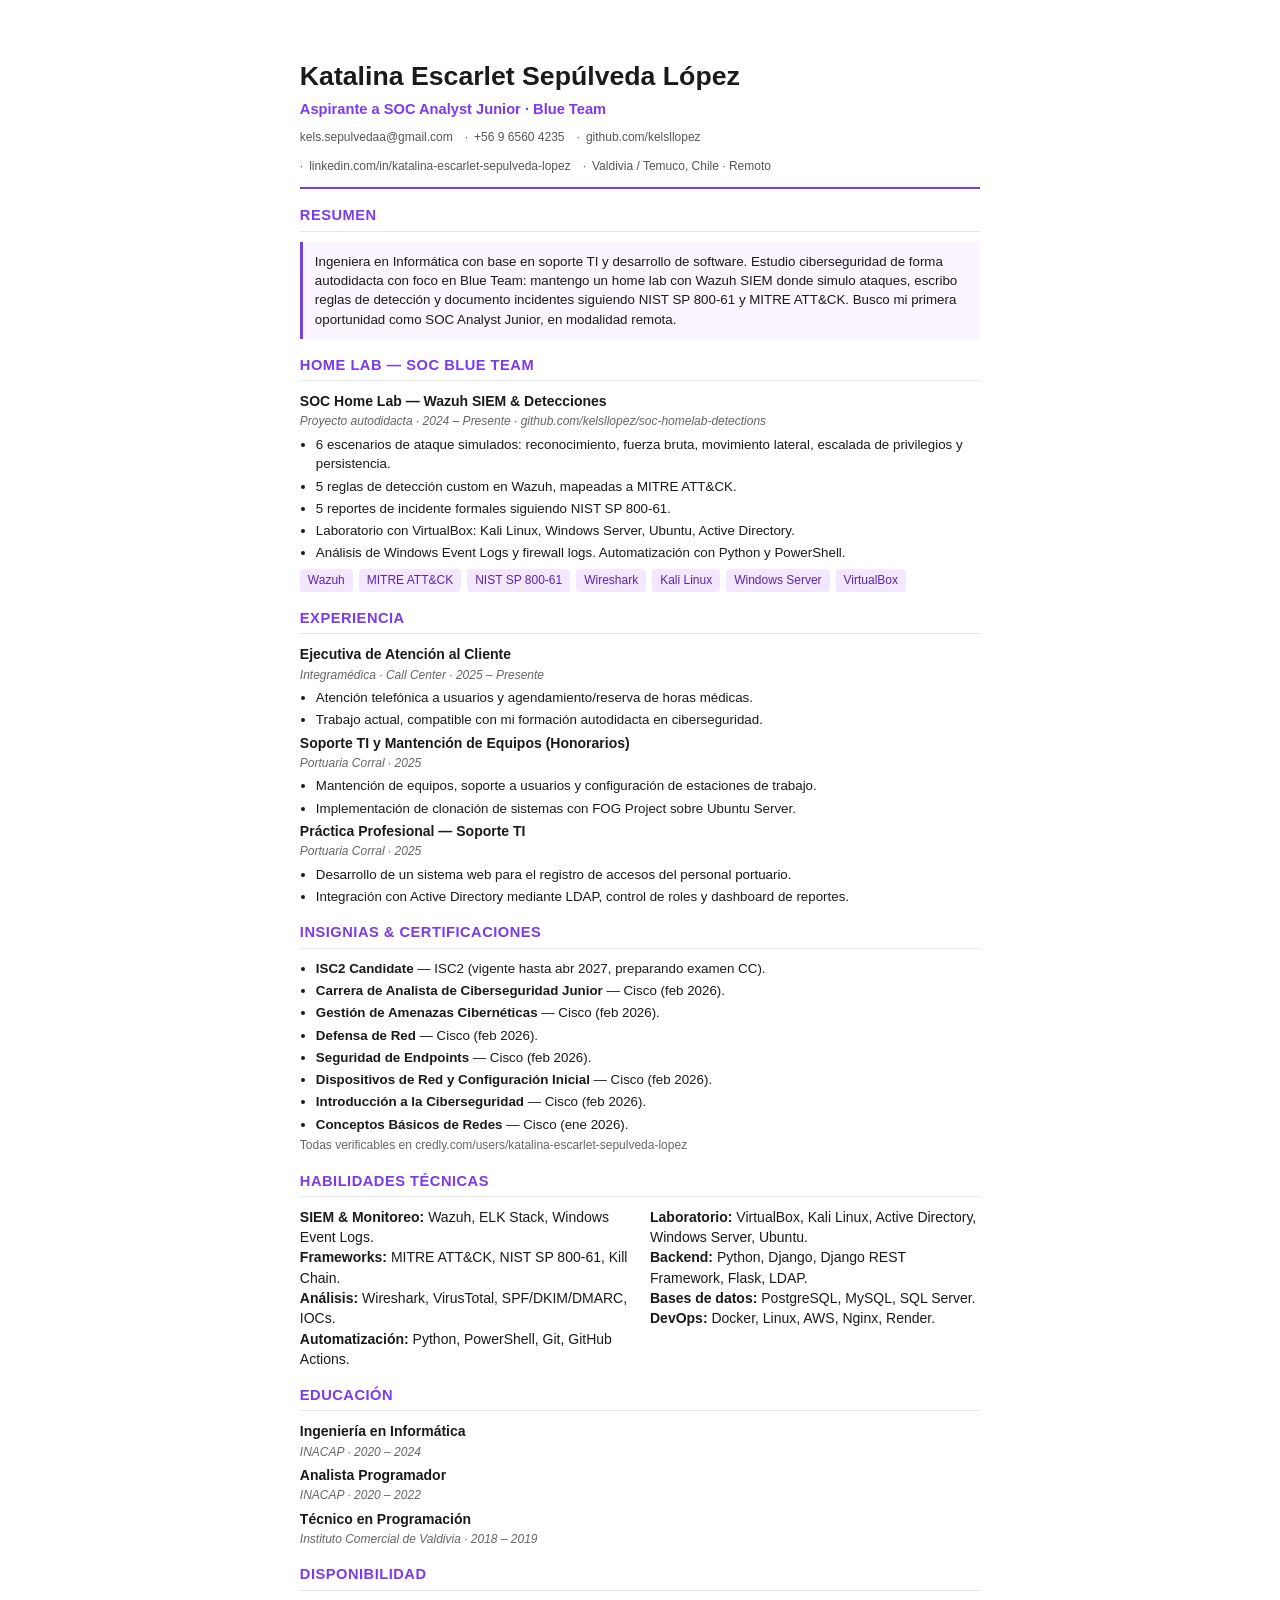
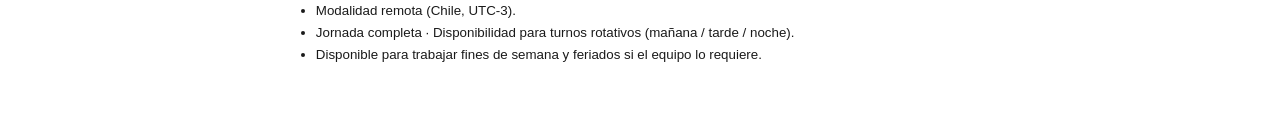
<file: cv.html>
<!DOCTYPE html>
<html lang="es">
<head>
    <meta charset="UTF-8">
    <title>CV — Katalina Sepúlveda López</title>
    <style>
        @page { size: A4; margin: 12mm; }
        * { box-sizing: border-box; margin: 0; padding: 0; }
        body {
            font-family: 'Helvetica', 'Arial', sans-serif;
            color: #1a1a1a;
            line-height: 1.45;
            font-size: 10.5pt;
            max-width: 210mm;
            margin: 0 auto;
            padding: 15mm;
            background: #fff;
        }
        header {
            border-bottom: 2px solid #7c3aed;
            padding-bottom: 12px;
            margin-bottom: 16px;
        }
        h1 {
            font-size: 20pt;
            color: #1a1a1a;
            margin-bottom: 4px;
        }
        .subtitle {
            font-size: 11pt;
            color: #7c3aed;
            font-weight: 600;
            margin-bottom: 8px;
        }
        .contact {
            font-size: 9pt;
            color: #555;
            display: flex;
            flex-wrap: wrap;
            gap: 12px;
        }
        .contact span::before { content: '·'; margin-right: 6px; color: #7c3aed; }
        .contact span:first-child::before { content: ''; margin: 0; }
        h2 {
            font-size: 11pt;
            color: #7c3aed;
            text-transform: uppercase;
            letter-spacing: 0.5px;
            border-bottom: 1px solid #e5e7eb;
            padding-bottom: 4px;
            margin: 16px 0 10px;
        }
        h3 { font-size: 10.5pt; margin-bottom: 2px; }
        .meta {
            font-size: 9pt;
            color: #666;
            margin-bottom: 4px;
            font-style: italic;
        }
        ul { margin-left: 16px; margin-top: 4px; }
        li { margin-bottom: 3px; font-size: 10pt; }
        .two-col {
            display: grid;
            grid-template-columns: 1fr 1fr;
            gap: 6px 20px;
        }
        .summary {
            background: #faf5ff;
            border-left: 3px solid #7c3aed;
            padding: 10px 12px;
            font-size: 10pt;
            margin-bottom: 8px;
        }
        .stats {
            display: flex;
            flex-wrap: wrap;
            gap: 6px;
            margin-top: 6px;
        }
        .stat {
            background: #f3e8ff;
            color: #5b21b6;
            padding: 3px 8px;
            border-radius: 4px;
            font-size: 9pt;
        }
        strong { color: #1a1a1a; }
        .small { font-size: 9pt; color: #666; }
        @media print { body { padding: 0; } }
    </style>
</head>
<body>

    <header>
        <h1>Katalina Escarlet Sepúlveda López</h1>
        <div class="subtitle">Aspirante a SOC Analyst Junior · Blue Team</div>
        <div class="contact">
            <span>kels.sepulvedaa@gmail.com</span>
            <span>+56 9 6560 4235</span>
            <span>github.com/kelsllopez</span>
            <span>linkedin.com/in/katalina-escarlet-sepulveda-lopez</span>
            <span>Valdivia / Temuco, Chile · Remoto</span>
        </div>
    </header>

    <h2>Resumen</h2>
    <div class="summary">
        Ingeniera en Informática con base en soporte TI y desarrollo de software.
        Estudio ciberseguridad de forma autodidacta con foco en Blue Team: mantengo
        un home lab con Wazuh SIEM donde simulo ataques, escribo reglas de detección
        y documento incidentes siguiendo NIST SP 800-61 y MITRE ATT&amp;CK.
        Busco mi primera oportunidad como SOC Analyst Junior, en modalidad remota.
    </div>

    <h2>Home Lab — SOC Blue Team</h2>
    <h3>SOC Home Lab — Wazuh SIEM &amp; Detecciones</h3>
    <div class="meta">Proyecto autodidacta · 2024 – Presente · github.com/kelsllopez/soc-homelab-detections</div>
    <ul>
        <li>6 escenarios de ataque simulados: reconocimiento, fuerza bruta, movimiento lateral, escalada de privilegios y persistencia.</li>
        <li>5 reglas de detección custom en Wazuh, mapeadas a MITRE ATT&amp;CK.</li>
        <li>5 reportes de incidente formales siguiendo NIST SP 800-61.</li>
        <li>Laboratorio con VirtualBox: Kali Linux, Windows Server, Ubuntu, Active Directory.</li>
        <li>Análisis de Windows Event Logs y firewall logs. Automatización con Python y PowerShell.</li>
    </ul>
    <div class="stats">
        <span class="stat">Wazuh</span>
        <span class="stat">MITRE ATT&amp;CK</span>
        <span class="stat">NIST SP 800-61</span>
        <span class="stat">Wireshark</span>
        <span class="stat">Kali Linux</span>
        <span class="stat">Windows Server</span>
        <span class="stat">VirtualBox</span>
    </div>

    <h2>Experiencia</h2>

    <h3>Ejecutiva de Atención al Cliente</h3>
    <div class="meta">Integramédica · Call Center · 2025 – Presente</div>
    <ul>
        <li>Atención telefónica a usuarios y agendamiento/reserva de horas médicas.</li>
        <li>Trabajo actual, compatible con mi formación autodidacta en ciberseguridad.</li>
    </ul>

    <h3>Soporte TI y Mantención de Equipos (Honorarios)</h3>
    <div class="meta">Portuaria Corral · 2025</div>
    <ul>
        <li>Mantención de equipos, soporte a usuarios y configuración de estaciones de trabajo.</li>
        <li>Implementación de clonación de sistemas con FOG Project sobre Ubuntu Server.</li>
    </ul>

    <h3>Práctica Profesional — Soporte TI</h3>
    <div class="meta">Portuaria Corral · 2025</div>
    <ul>
        <li>Desarrollo de un sistema web para el registro de accesos del personal portuario.</li>
        <li>Integración con Active Directory mediante LDAP, control de roles y dashboard de reportes.</li>
    </ul>

    <h2>Insignias &amp; Certificaciones</h2>
    <ul>
        <li><strong>ISC2 Candidate</strong> — ISC2 (vigente hasta abr 2027, preparando examen CC).</li>
        <li><strong>Carrera de Analista de Ciberseguridad Junior</strong> — Cisco (feb 2026).</li>
        <li><strong>Gestión de Amenazas Cibernéticas</strong> — Cisco (feb 2026).</li>
        <li><strong>Defensa de Red</strong> — Cisco (feb 2026).</li>
        <li><strong>Seguridad de Endpoints</strong> — Cisco (feb 2026).</li>
        <li><strong>Dispositivos de Red y Configuración Inicial</strong> — Cisco (feb 2026).</li>
        <li><strong>Introducción a la Ciberseguridad</strong> — Cisco (feb 2026).</li>
        <li><strong>Conceptos Básicos de Redes</strong> — Cisco (ene 2026).</li>
    </ul>
    <div class="small">Todas verificables en credly.com/users/katalina-escarlet-sepulveda-lopez</div>

    <h2>Habilidades Técnicas</h2>
    <div class="two-col">
        <div>
            <strong>SIEM &amp; Monitoreo:</strong> Wazuh, ELK Stack, Windows Event Logs.<br>
            <strong>Frameworks:</strong> MITRE ATT&amp;CK, NIST SP 800-61, Kill Chain.<br>
            <strong>Análisis:</strong> Wireshark, VirusTotal, SPF/DKIM/DMARC, IOCs.<br>
            <strong>Automatización:</strong> Python, PowerShell, Git, GitHub Actions.
        </div>
        <div>
            <strong>Laboratorio:</strong> VirtualBox, Kali Linux, Active Directory, Windows Server, Ubuntu.<br>
            <strong>Backend:</strong> Python, Django, Django REST Framework, Flask, LDAP.<br>
            <strong>Bases de datos:</strong> PostgreSQL, MySQL, SQL Server.<br>
            <strong>DevOps:</strong> Docker, Linux, AWS, Nginx, Render.
        </div>
    </div>

    <h2>Educación</h2>
    <h3>Ingeniería en Informática</h3>
    <div class="meta">INACAP · 2020 – 2024</div>

    <h3>Analista Programador</h3>
    <div class="meta">INACAP · 2020 – 2022</div>

    <h3>Técnico en Programación</h3>
    <div class="meta">Instituto Comercial de Valdivia · 2018 – 2019</div>

    <h2>Disponibilidad</h2>
    <ul>
        <li>Modalidad remota (Chile, UTC-3).</li>
        <li>Jornada completa · Disponibilidad para turnos rotativos (mañana / tarde / noche).</li>
        <li>Disponible para trabajar fines de semana y feriados si el equipo lo requiere.</li>
    </ul>

</body>
</html>
</file>
